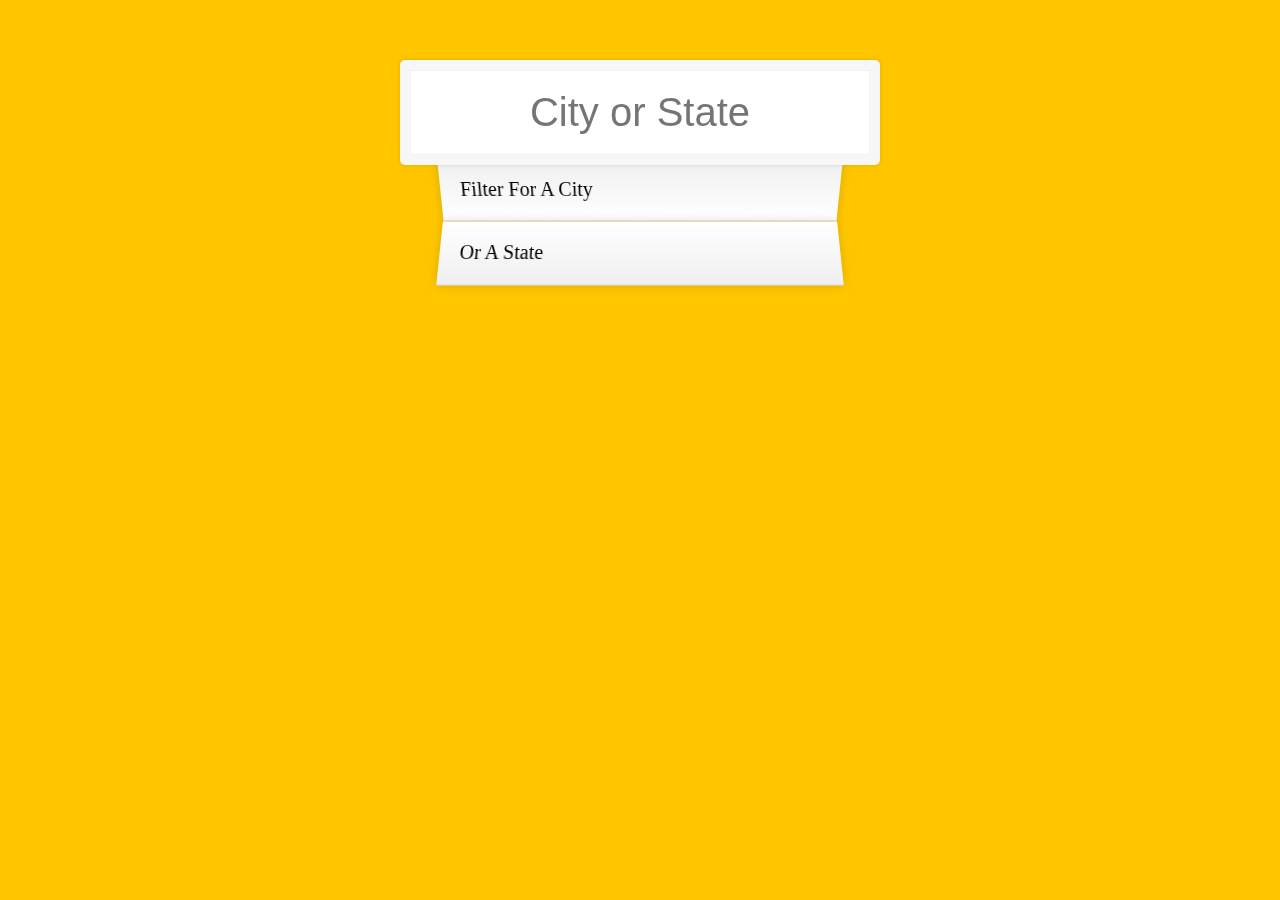
<file: AJAX Type Ahead/index.html>
<!DOCTYPE html>
<html lang="en">
<head>
  <meta charset="UTF-8">
  <title>Type Ahead 👀</title>
  <link rel="stylesheet" href="style.css">
</head>
<body>

  <form class="search-form">
    <input type="text" class="search" placeholder="City or State">
    <ul class="suggestions">
      <li>Filter for a city</li>
      <li>or a state</li>
    </ul>
  </form>
<script src="main.js"></script>
</body>
</html>
</file>
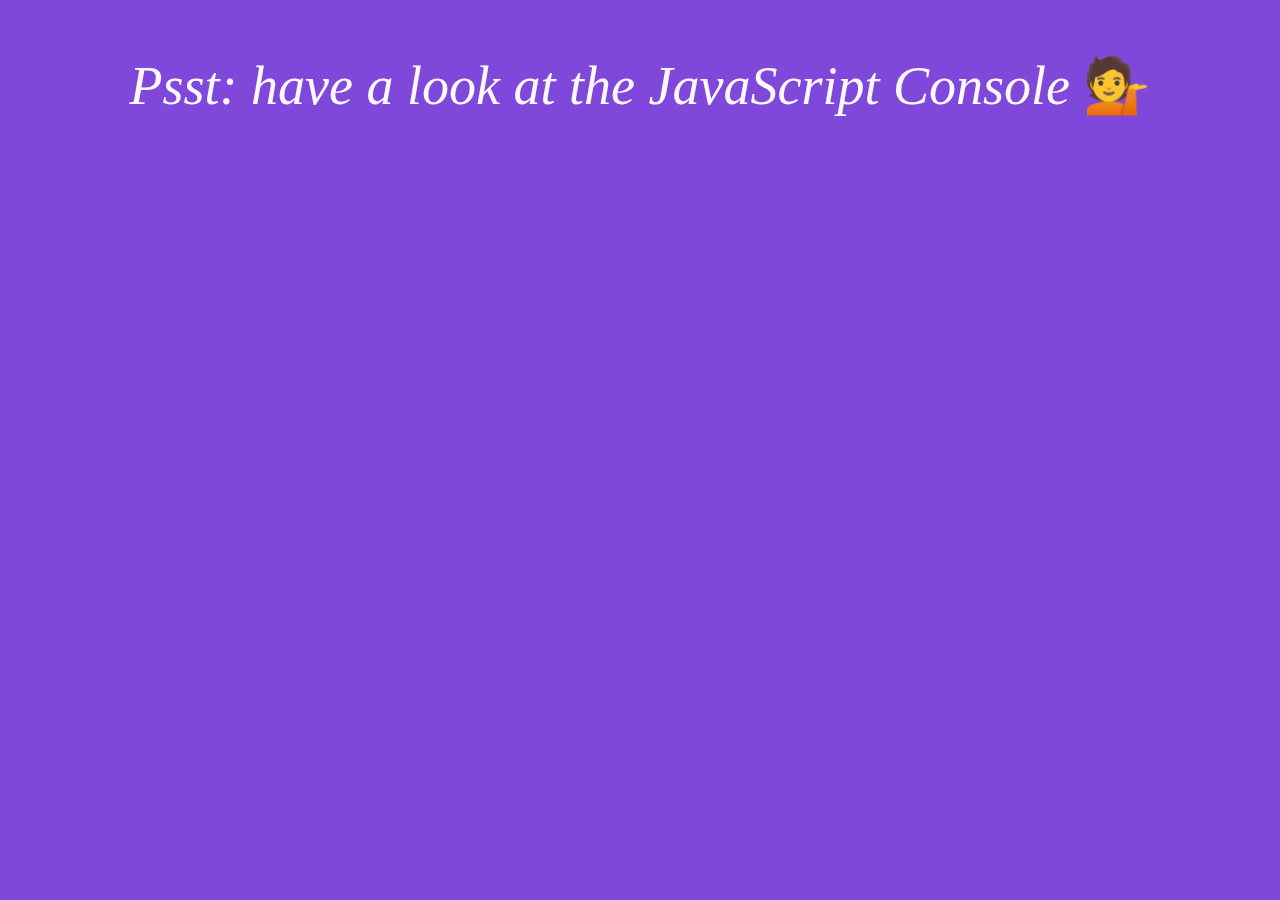
<file: Array Cardio 2/index.html>
<!DOCTYPE html>
<html lang="en">
<head>
  <meta charset="UTF-8">
  <title>Array Cardio 💪💪</title>
  <link rel="stylesheet" href="style.css">
</head>
<body>
  <center><p><em>Psst: have a look at the JavaScript Console</em> 💁</p></center>
  <script src="main.js"></script>
</body>
</html>
</file>
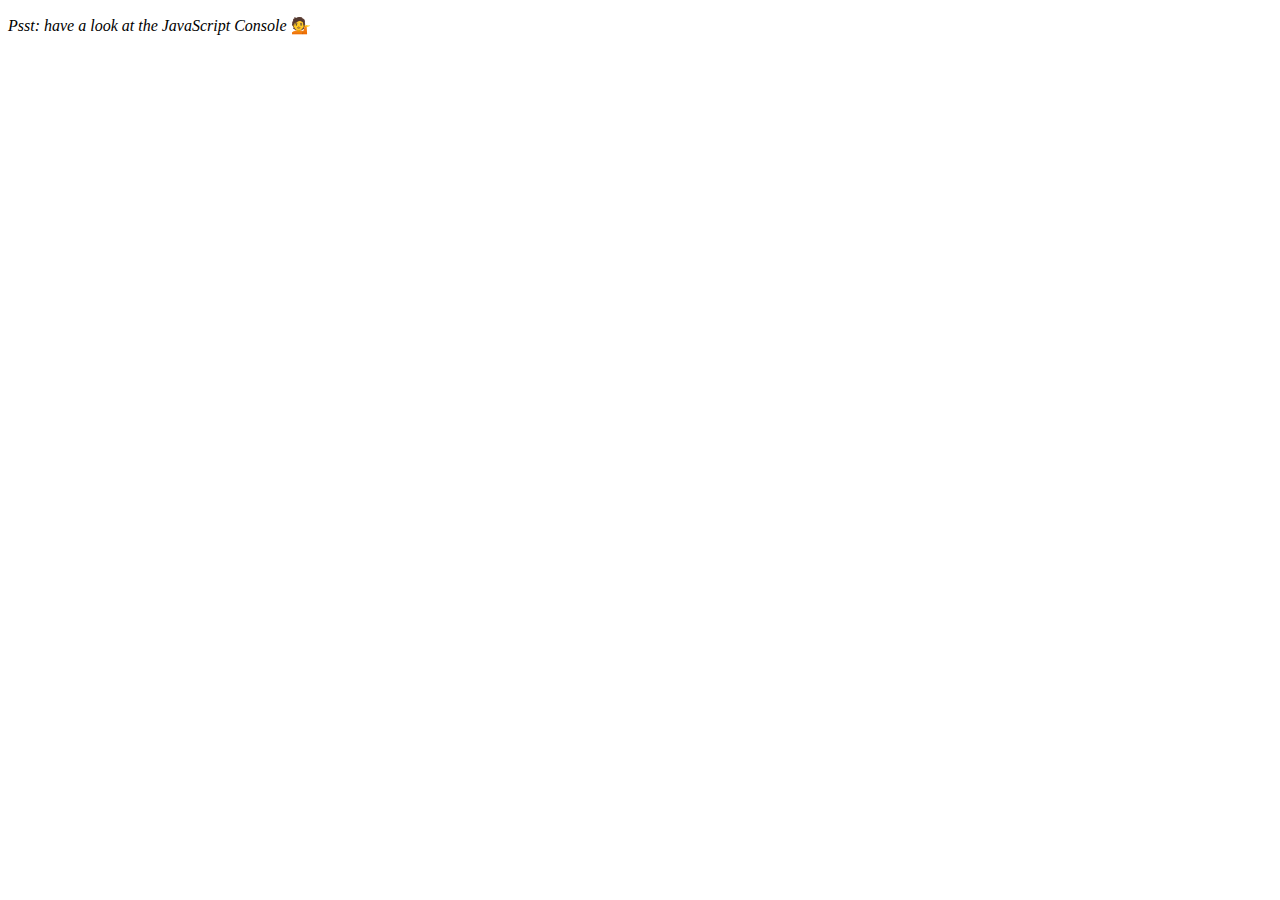
<file: Array Cardio/index.html>
<!DOCTYPE html>
<html lang="en">
<head>
  <meta charset="UTF-8">
  <title>Array Cardio 💪</title>
</head>
<body>
  <p><em>Psst: have a look at the JavaScript Console</em> 💁</p>
</body>
<script src="main.js"></script>
</html>
</file>
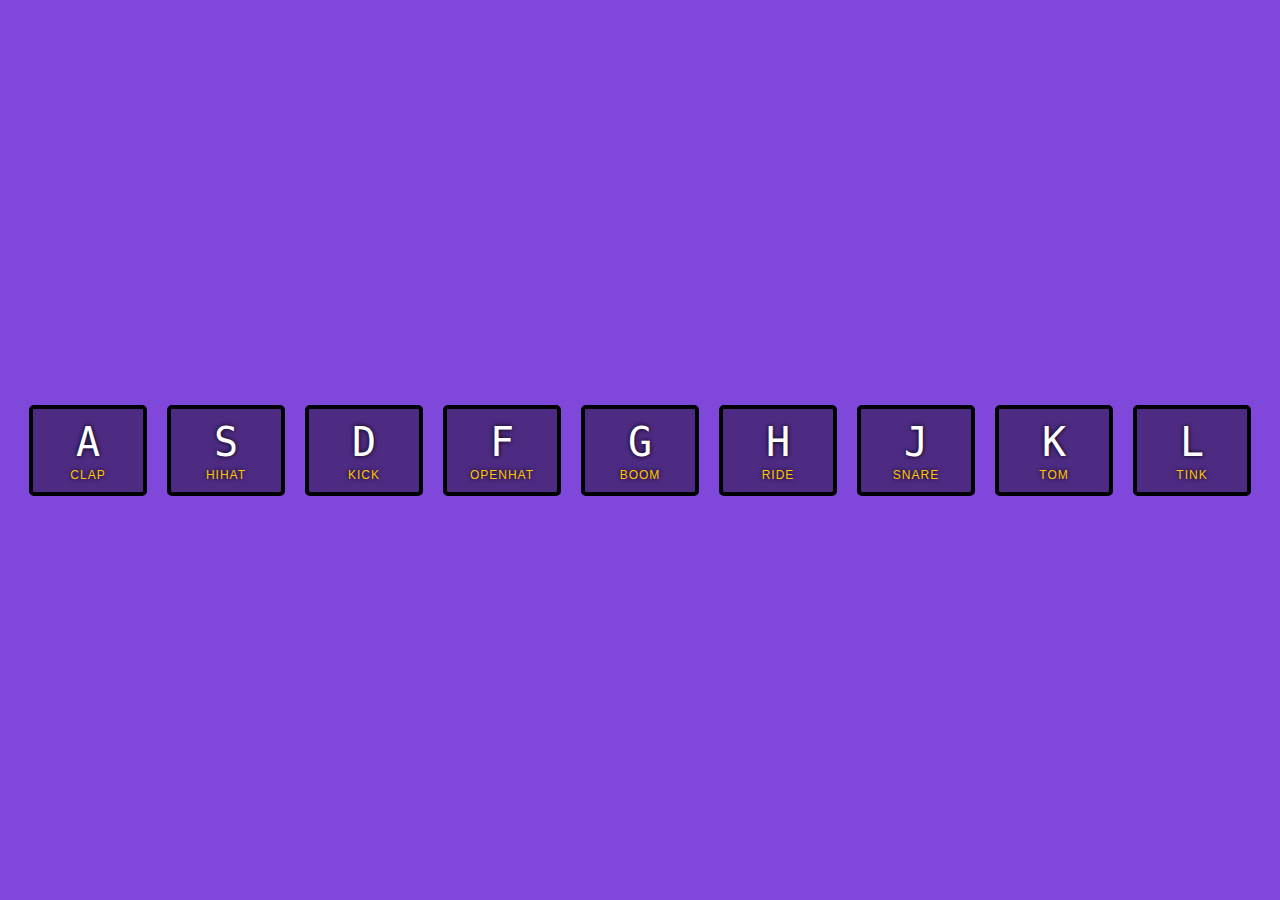
<file: JavaScript Drum Kit/index.html>
<!DOCTYPE html>
<html lang="en">
<head>
  <meta charset="UTF-8">
  <title>JS Drum Kit</title>
  <link rel="stylesheet" href="style.css">
</head>
<body>


  <div class="keys">
    <div data-key="65" class="key">
      <kbd>A</kbd>
      <span class="sound">clap</span>
    </div>
    <div data-key="83" class="key">
      <kbd>S</kbd>
      <span class="sound">hihat</span>
    </div>
    <div data-key="68" class="key">
      <kbd>D</kbd>
      <span class="sound">kick</span>
    </div>
    <div data-key="70" class="key">
      <kbd>F</kbd>
      <span class="sound">openhat</span>
    </div>
    <div data-key="71" class="key">
      <kbd>G</kbd>
      <span class="sound">boom</span>
    </div>
    <div data-key="72" class="key">
      <kbd>H</kbd>
      <span class="sound">ride</span>
    </div>
    <div data-key="74" class="key">
      <kbd>J</kbd>
      <span class="sound">snare</span>
    </div>
    <div data-key="75" class="key">
      <kbd>K</kbd>
      <span class="sound">tom</span>
    </div>
    <div data-key="76" class="key">
      <kbd>L</kbd>
      <span class="sound">tink</span>
    </div>
  </div>

  <audio data-key="65" src="sounds/clap.wav"></audio>
  <audio data-key="83" src="sounds/hihat.wav"></audio>
  <audio data-key="68" src="sounds/kick.wav"></audio>
  <audio data-key="70" src="sounds/openhat.wav"></audio>
  <audio data-key="71" src="sounds/boom.wav"></audio>
  <audio data-key="72" src="sounds/ride.wav"></audio>
  <audio data-key="74" src="sounds/snare.wav"></audio>
  <audio data-key="75" src="sounds/tom.wav"></audio>
  <audio data-key="76" src="sounds/tink.wav"></audio>

<script>


  window.addEventListener('keydown',(e)=>{
    const audio = document.querySelector(`audio[data-key="${e.keyCode}"]`);
    const key = document.querySelector(`.key[data-key="${e.keyCode}"]`);
    if(!audio) return;
    audio.currentTime = 0; //Reset audio to start, so the user can click the sound button and trigger it from the start instead of waiting for it to finish.
    audio.play();
    key.classList.add('playing');
  });

  function removeTransition(e){
    if (e.propertyName !== 'transform') return;
    this.classList.remove('playing');
  }

  const keys = document.querySelectorAll(".key");
  keys.forEach(key => key.addEventListener('transitionend',removeTransition));

</script>


</body>
</html>
</file>
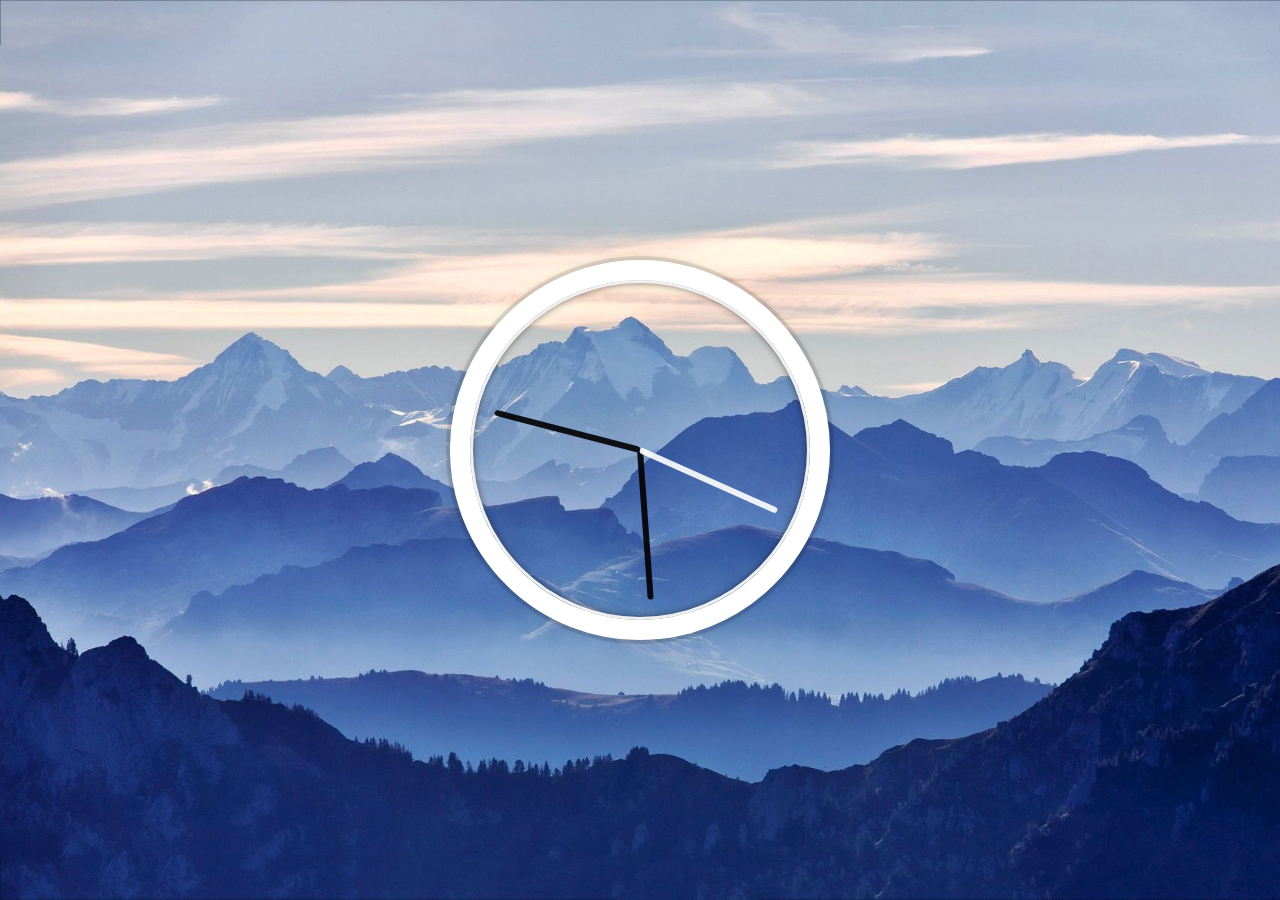
<file: JS Clock/index.html>
<!DOCTYPE html>
<html lang="en">
<head>
  <meta charset="UTF-8">
  <title>JS + CSS Clock</title>
  <link rel="stylesheet" href="style.css">
  
</head>
<body>

  
    <div class="clock">
      <div class="clock-face">
        <div class="hand hour-hand"></div>
        <div class="hand min-hand"></div>
        <div class="hand second-hand"></div>
      </div>
    </div>


</body>
<script src="main.js"></script>
</html>
</file>
<file: AJAX Type Ahead/style.css>
html {
  box-sizing: border-box;
  background: #ffc600;
  font-family: 'helvetica neue';
  font-size: 20px;
  font-weight: 200;
}

*, *:before, *:after {
  box-sizing: inherit;
}

input {
  width: 100%;
  padding: 20px;
}

.search-form {
  max-width: 400px;
  margin: 50px auto;
}

input.search {
  margin: 0;
  text-align: center;
  outline: 0;
  border: 10px solid #F7F7F7;
  width: 120%;
  left: -10%;
  position: relative;
  top: 10px;
  z-index: 2;
  border-radius: 5px;
  font-size: 40px;
  box-shadow: 0 0 5px rgba(0, 0, 0, 0.12), inset 0 0 2px rgba(0, 0, 0, 0.19);
}

.suggestions {
  margin: 0;
  padding: 0;
  position: relative;
  /*perspective: 20px;*/
}

.suggestions li {
  background: white;
  list-style: none;
  border-bottom: 1px solid #D8D8D8;
  box-shadow: 0 0 10px rgba(0, 0, 0, 0.14);
  margin: 0;
  padding: 20px;
  transition: background 0.2s;
  display: flex;
  justify-content: space-between;
  text-transform: capitalize;
}

.suggestions li:nth-child(even) {
  transform: perspective(100px) rotateX(3deg) translateY(2px) scale(1.001);
  background: linear-gradient(to bottom,  #ffffff 0%,#EFEFEF 100%);
}

.suggestions li:nth-child(odd) {
  transform: perspective(100px) rotateX(-3deg) translateY(3px);
  background: linear-gradient(to top,  #ffffff 0%,#EFEFEF 100%);
}

span.population {
  font-size: 15px;
}

.hl {
  background: #ffc600;
}
</file>
<file: Array Cardio 2/style.css>
html{
    background-color: rgba(106, 41, 212, 0.856);
    font-size: 54px;
    background-size: cover;
    color: rgba(255, 255, 255, 0.966);
}
</file>
<file: JavaScript Drum Kit/style.css>
html {
  font-size: 10px;
  background-color: rgba(106, 41, 212, 0.856);
  background-size: cover;
}

body,html {
  margin: 0;
  padding: 0;
  font-family: sans-serif;
}

.keys {
  display: flex;
  flex: 1;
  min-height: 100vh;
  align-items: center;
  justify-content: center;
}

.key {
  border: .4rem solid black;
  border-radius: .5rem;
  margin: 1rem;
  font-size: 1.5rem;
  padding: 1rem .5rem;
  transition: all .07s ease;
  width: 10rem;
  text-align: center;
  color: white;
  background: rgba(0,0,0,0.4);
  text-shadow: 0 0 .5rem black;
}

.playing {
  transform: scale(1.1);
  border-color: #ffc600;
  box-shadow: 0 0 1rem #ffc600;
}

kbd {
  display: block;
  font-size: 4rem;
}

.sound {
  font-size: 1.2rem;
  text-transform: uppercase;
  letter-spacing: .1rem;
  color: #ffc600;
}
</file>
<file: JS Clock/style.css>
html {
    background: url("Background.jpg");
    background-size: cover;
    font-family: 'helvetica neue';
    text-align: center;
    font-size: 10px;
  }

  body {
    margin: 0;
    font-size: 2rem;
    display: flex;
    flex: 1;
    min-height: 100vh;
    align-items: center;
  }

  .clock {
    width: 30rem;
    height: 30rem;
    border: 20px solid white;
    border-radius: 50%;
    margin: 50px auto;
    position: relative;
    padding: 2rem;
    box-shadow:
      0 0 0 4px rgba(0,0,0,0.1),
      inset 0 0 0 3px #EFEFEF,
      inset 0 0 10px black,
      0 0 10px rgba(0,0,0,0.2);
  }

  .clock-face {
    position: relative;
    width: 100%;
    height: 100%;
    transform: translateY(-3px); /* account for the height of the clock hands */
  }




  .hand {
    width: 50%;
    height: 6px;
    background: rgba(0, 0, 0, 0.900);
    position: absolute;
    top: 50%;
    transform-origin: 100%;
    transform: rotate(90deg);
    transition-timing-function:ease-in-out;
    border-radius: 20px;
}
.second-hand{
  background:rgba(255, 255, 255, 0.900);
  
}
</file>
